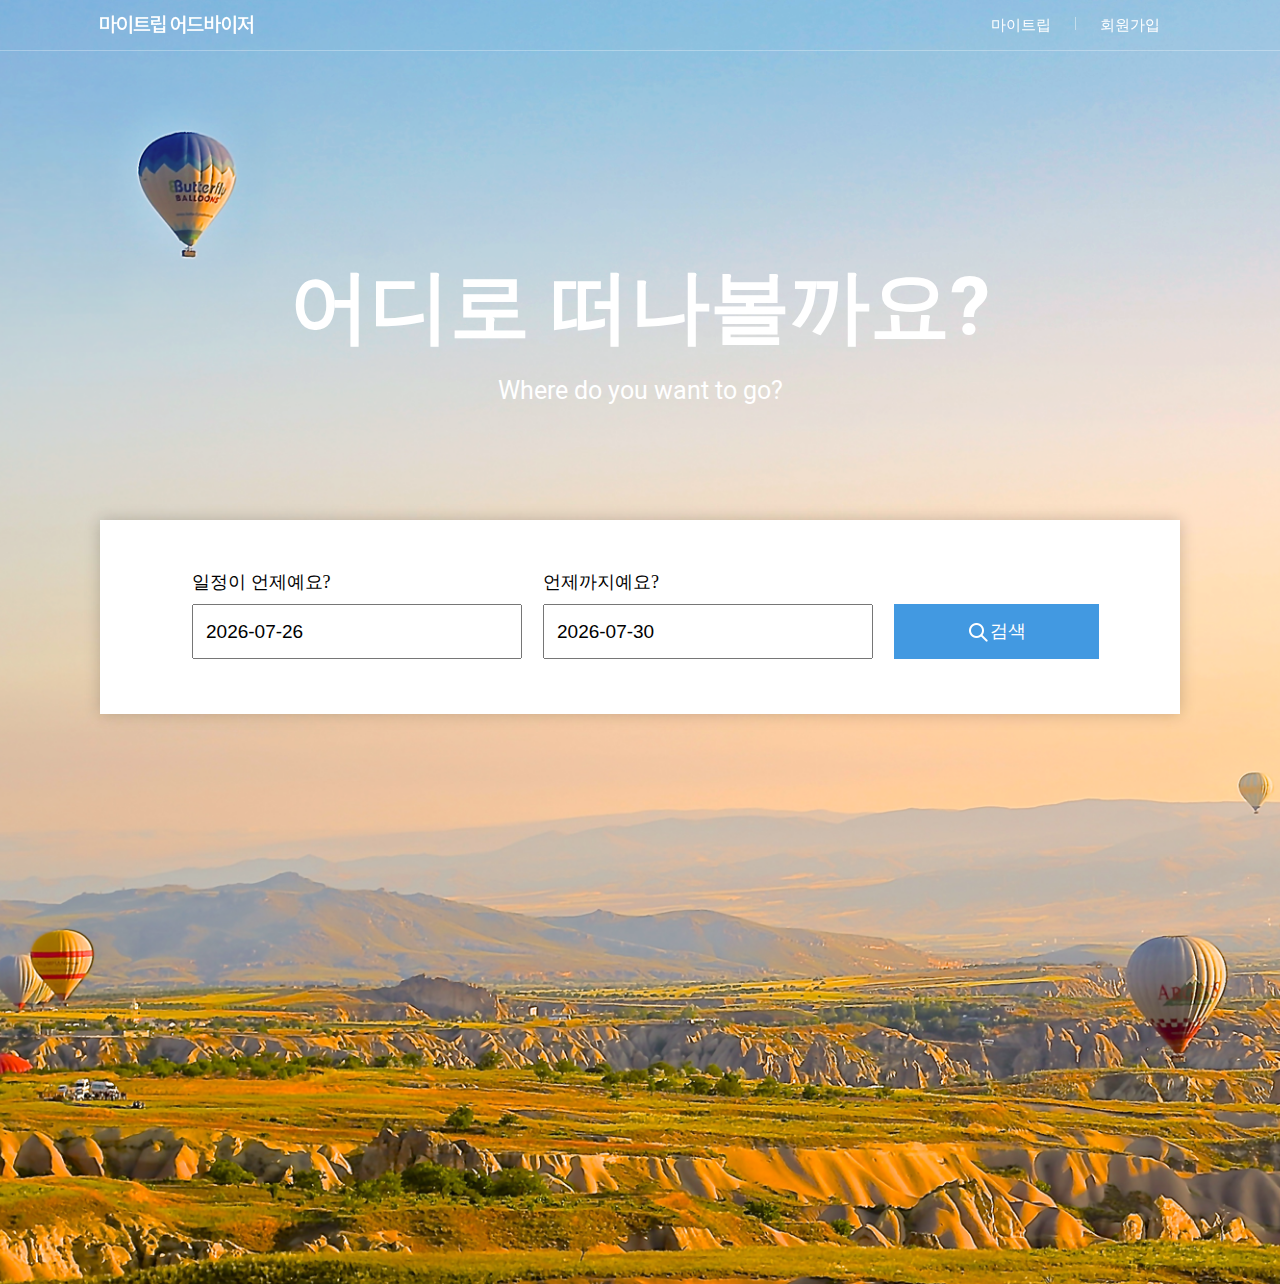
<file: WebContent/index.html>
<!DOCTYPE html>
<html lang="ko">
<head>
<meta charset="UTF-8">
<title>My Trip Advisor</title>
<link rel="stylesheet" href="libs/jquery-ui/jquery-ui.min.css" />
<link rel="stylesheet" href="styles/styles.css" />
<script src="libs/jquery-3.3.1.min.js"></script>
<script src="libs/jquery-ui/jquery-ui.min.js"></script>
<script src="scripts/scripts.js"></script>
</head>
<body>
   <div id="container">
      <div id="header">
         <div>
            <a href="index.html"><span></span></a>
            <div class="menu-items right">
               <a href="mytrip.html">마이트립</a>
               <img src="images/line_maintop_gray.png" /> 
               <a href="register.html">회원가입</a>
            </div>
         </div>
      </div>
      <div id="body">
         <div id="title-text" class="lg-text">어디로 떠나볼까요?</div>
         <div id="title-sub-text" class="md-text">Where do you want to go?</div>
         <div id="search-panel">
            <form id="form-search">
               <div class="panel-block">
                  <label for="from">일정이 언제예요?</label>
                  <div>
                     <input type="text" id="from" readonly />
                  </div>
               </div>
               <div class="panel-block">
                  <label for="to">언제까지예요?</label>
                  <div>
                     <input type="text" id="to" readonly />
                  </div>
               </div>
               <div class="panel-block no margin">
                  <button type="submit" class="btn-search">
                     <img src="images/icon_search_on.png" />검색
                  </button>
               </div>
            </form>
         </div>
         <!-- 목록구현영역 -->
         <div id="list-bg">
            <div id="list-panel"></div>
         </div>
      </div>
      <div id="list-item-template" class="list-item">
         <img class="list-item-image" />
         <div class="list-item-desc">
            <div class="list-item-name"></div>
            <div class="list-item-city">
               <img src="images/icon_list_location.png" />
               <div class="list-item-city-name" />
            </div>
         </div>
      </div>
   </div>
</body>
</html>
<!-- 최종180918 16:12 -->
</file>
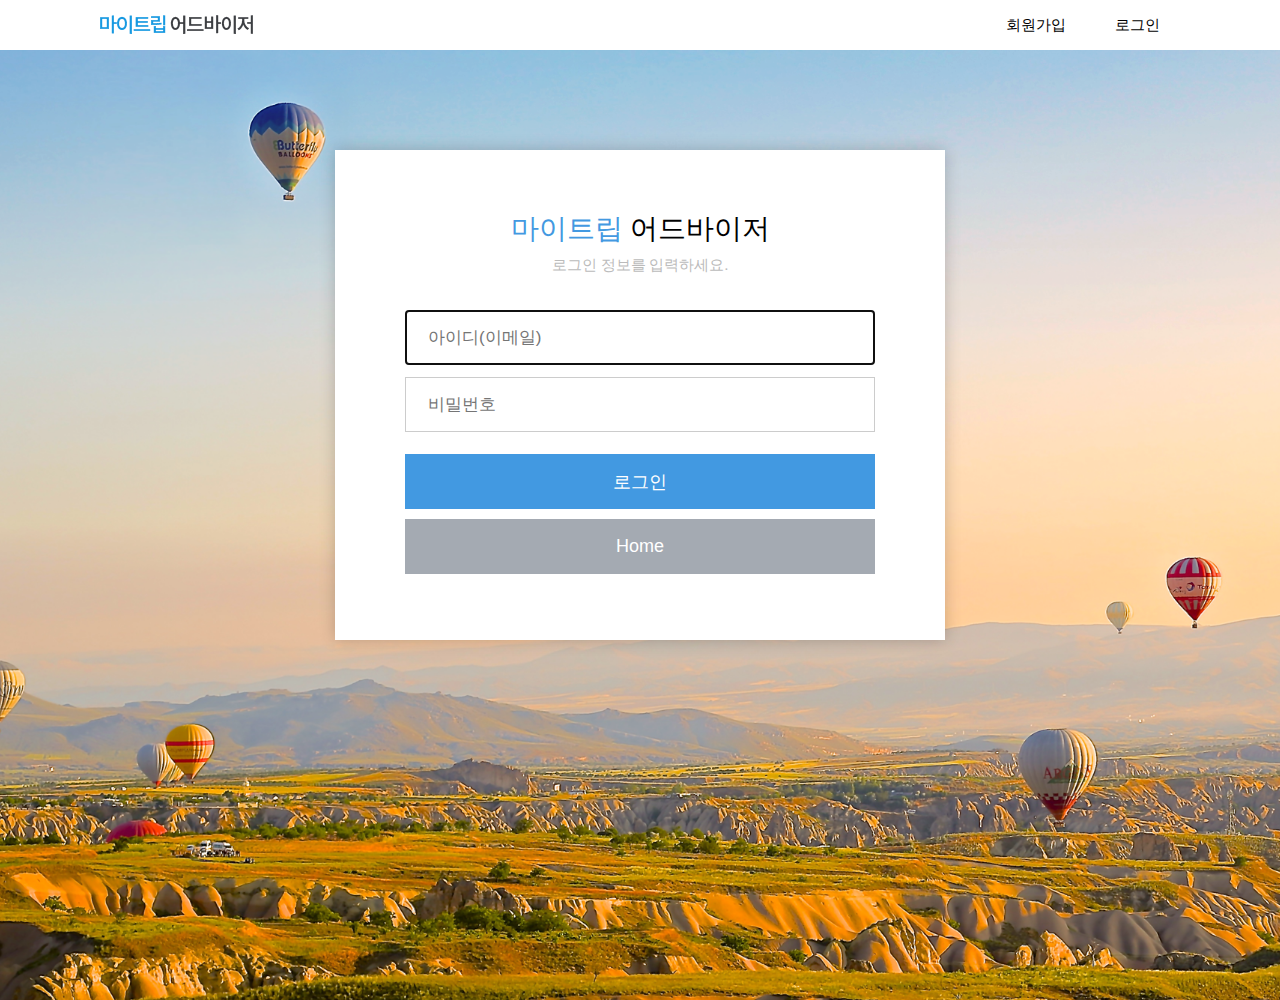
<file: WebContent/login.html>
<!DOCTYPE html>
<html lang="ko">
<head>
<meta charset="UTF-8">
<title>마이트립 어드바이저</title>
<link rel="stylesheet" href="libs/jquery-ui/jquery-ui.min.css" />
<link rel="stylesheet" href="styles/styles.css" />
<script src="libs/jquery-3.3.1.min.js"></script>
<script src="libs/jquery-ui/jquery-ui.min.js"></script>
<script src="scripts/login.js"></script>
</head>
<body class="gray-bg">
   <div id="container">
      <div id="header" class="inverted">
         <div>
            <a href="index.html"><span></span></a>
            <div class="menu-items right">
               <a href="register.html">회원가입</a> 
               <img src="images/line_maintop_gray.png" /> <a href="login.html">로그인</a>
            </div>
         </div>
      </div>
      <div id="body">
         <div class="form-box login-box">
            <div class="inner">
               <div class="title">
                  <span class="blue">마이트립</span> <span class="black">어드바이저</span>
               </div>
               <span class="sub-title">로그인 정보를 입력하세요.</span>
               <form id="form-login">
                  <input id="id" type="text" name="id" placeholder="아이디(이메일)"
                     autofocus />
                  <div class="txt-warning"></div>
                  <input id="password" type="password" name="password"
                     placeholder="비밀번호" />
                  <div class="txt-warning"></div>
                  <button type="submit">로그인</button>
                  <button id="btn-home" type="button">Home</button>
               </form>
            </div>
         </div>
      </div>
   </div>
</body>
</html>
<!-- 최종180918 16:12 -->
</file>
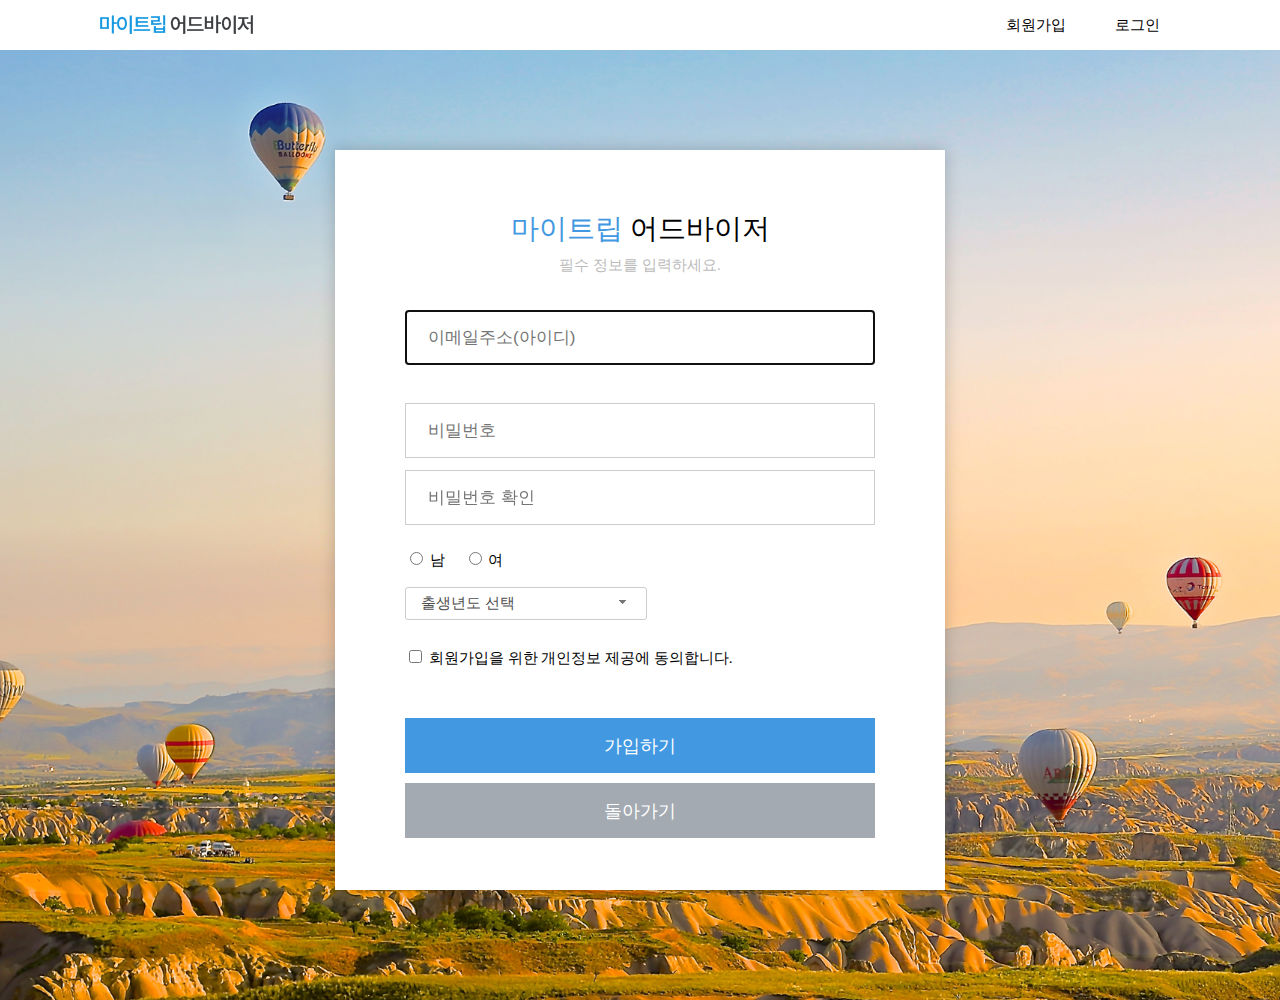
<file: WebContent/register.html>
<!DOCTYPE html>
<html lang="ko">
<head>
<meta charset="UTF-8">
<title>마이트립 어드바이저</title>
<link rel="stylesheet" href="libs/jquery-ui/jquery-ui.min.css" />
<link rel="stylesheet" href="styles/styles.css" />
<script src="libs/jquery-3.3.1.min.js"></script>
<script src="libs/jquery-ui/jquery-ui.min.js"></script>
<script src="scripts/register.js"></script>
</head>
<body class="gray-bg">
   <div id="container">
      <div id="header" class="inverted">
         <div>
            <a href="index.html"><span></span></a>
            <div class="menu-items right">
               <a href="register.html">회원가입</a> <img
                  src="images/line_maintop_gray.png" /> <a href="login.html">로그인</a>
            </div>
         </div>
      </div>
      <div id="body">
         <div class="form-box md-box">
            <div class="inner">
               <div class="title">
                  <span class="blue">마이트립</span> <span class="black">어드바이저</span>
               </div>
               <span class="sub-title">필수 정보를 입력하세요.</span>
               <form id="form-register">
                  <input id="inp-email" type="email" name="email"
                     placeholder="이메일
주소(아이디)" autofocus />
                  <div class="txt-warning"></div>
                  <input id="inp-password" type="password" name="password"
                     placeholder="비밀번호" />
                  <div class="txt-warning"></div>
                  <input id="inp-confirm" type="password" name="confirm"
                     placeholder="비밀번호 확인" />
                  <div class="txt-warning"></div>
                  <div class="div-gender">
                     <input id="inp-male" type="radio" name="gender" value="m" /> <label
                        for="inp-male">남</label> <input id="inp-female" type="radio"
                        name="gender" value="f" /> <label for="inp-female">여</label> <span
                        class="txt-warning right"></span>
                  </div>
                  <div class="div-birth">
                     <select id="sel-birth">
                        <option value="">출생년도 선택</option>
                     </select> <span class="txt-warning right"></span>
                  </div>
                  <div class="div-accept">
                     <input id="inp-accept" type="checkbox" value="accept" /> <label
                        for="inp-accept">회원가입을 위한 개인정보 제공에 동의합니다.</label> <span
                        class="txt-warning right"></span>
                  </div>
                  <button id="btn-submit" type="submit">가입하기</button>
                  <button id="btn-back" type="button">돌아가기</button>
               </form>
            </div>
         </div>
      </div>
   </div>
</body>
</html>
<!-- 최종180918 16:12 -->
</file>
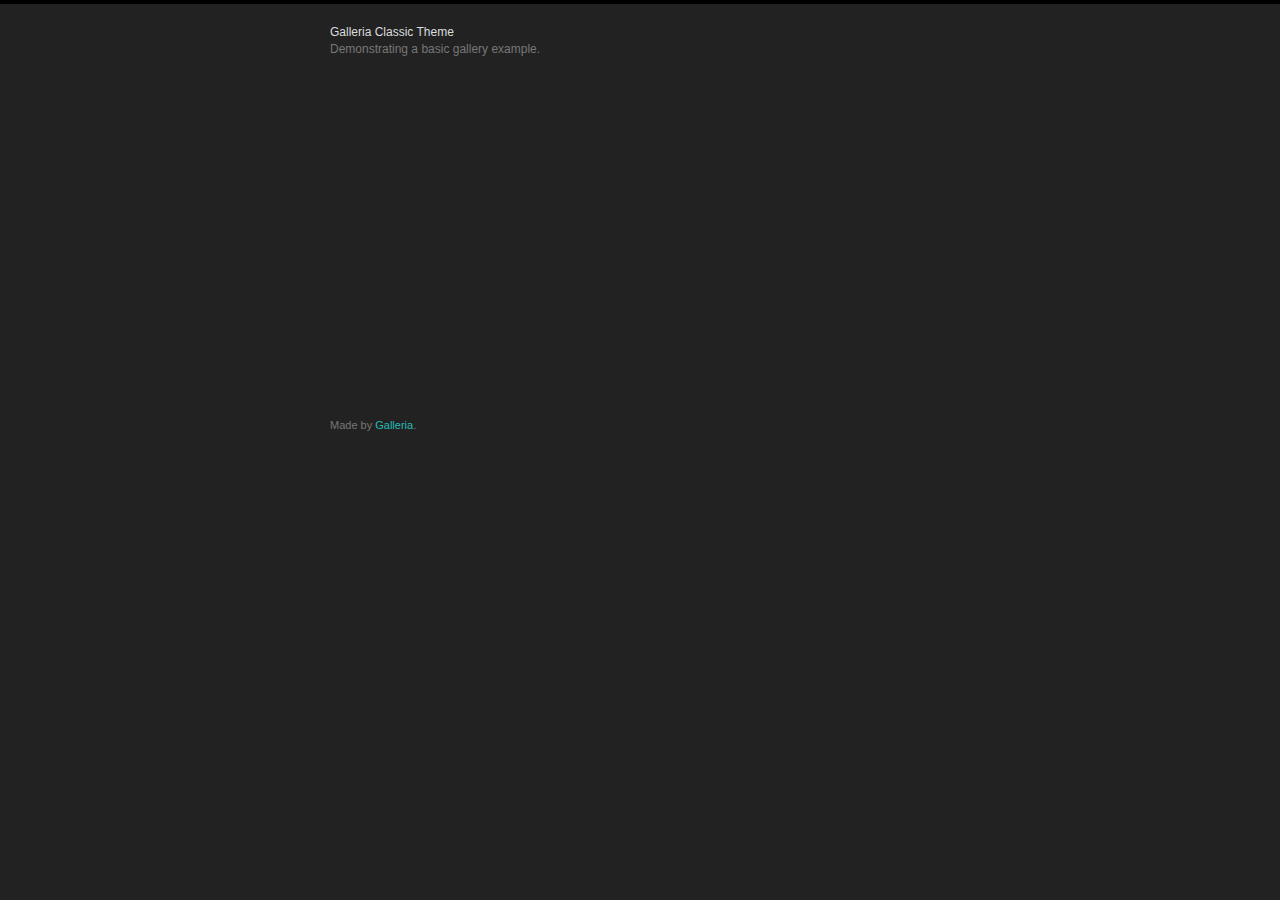
<file: WebContent/libs/galleria/themes/classic/classic-demo.html>
<!DOCTYPE html>
<html lang="en">
    <head>
        <meta charset="utf-8">
        <title>Galleria Classic Theme</title>
        <style>

            /* Demo styles */
            html,body{background:#222;margin:0;}
            body{border-top:4px solid #000;}
            .content{color:#777;font:12px/1.4 "helvetica neue",arial,sans-serif;width:620px;margin:20px auto;}
            h1{font-size:12px;font-weight:normal;color:#ddd;margin:0;}
            p{margin:0 0 20px}
            a {color:#22BCB9;text-decoration:none;}
            .cred{margin-top:20px;font-size:11px;}

            /* This rule is read by Galleria to define the gallery height: */
            #galleria{height:320px}

        </style>

        <!-- load jQuery -->
        <!-- <script src="http://ajax.googleapis.com/ajax/libs/jquery/3.1.1/jquery.js"></script> -->
        <script src="http://ajax.googleapis.com/ajax/libs/jquery/2.2.4/jquery.js"></script>

        <!-- load Galleria -->
        <script src="../../galleria-1.5.7.min.js"></script>

    </head>
<body>
    <div class="content">
        <h1>Galleria Classic Theme</h1>
        <p>Demonstrating a basic gallery example.</p>

        <!-- Adding gallery images. We use resized thumbnails here for better performance, but it’s not necessary -->

        <div id="galleria">
            <a href="http://upload.wikimedia.org/wikipedia/commons/thumb/a/a2/Biandintz_eta_zaldiak_-_modified2.jpg/800px-Biandintz_eta_zaldiak_-_modified2.jpg">
                <img 
                    src="http://upload.wikimedia.org/wikipedia/commons/thumb/a/a2/Biandintz_eta_zaldiak_-_modified2.jpg/100px-Biandintz_eta_zaldiak_-_modified2.jpg",
                    data-big="http://upload.wikimedia.org/wikipedia/commons/thumb/a/a2/Biandintz_eta_zaldiak_-_modified2.jpg/1280px-Biandintz_eta_zaldiak_-_modified2.jpg"
                    data-title="Biandintz eta zaldiak"
                    data-description="Horses on Bianditz mountain, in Navarre, Spain."
                >
            </a>
            <a href="http://upload.wikimedia.org/wikipedia/commons/thumb/6/6c/Athabasca_Rail_at_Brule_Lake.jpg/800px-Athabasca_Rail_at_Brule_Lake.jpg">
                <img 
                    src="http://upload.wikimedia.org/wikipedia/commons/thumb/6/6c/Athabasca_Rail_at_Brule_Lake.jpg/100px-Athabasca_Rail_at_Brule_Lake.jpg",
                    data-big="http://upload.wikimedia.org/wikipedia/commons/thumb/6/6c/Athabasca_Rail_at_Brule_Lake.jpg/1280px-Athabasca_Rail_at_Brule_Lake.jpg"
                    data-title="Athabasca Rail"
                    data-description="The Athabasca River railroad track at the mouth of Brulé Lake in Alberta, Canada."
                >
            </a>
            <a href="http://upload.wikimedia.org/wikipedia/commons/thumb/1/1f/Back-scattering_crepuscular_rays_panorama_1.jpg/1280px-Back-scattering_crepuscular_rays_panorama_1.jpg">
                <img 
                    src="http://upload.wikimedia.org/wikipedia/commons/thumb/1/1f/Back-scattering_crepuscular_rays_panorama_1.jpg/100px-Back-scattering_crepuscular_rays_panorama_1.jpg",
                    data-big="http://upload.wikimedia.org/wikipedia/commons/thumb/1/1f/Back-scattering_crepuscular_rays_panorama_1.jpg/1400px-Back-scattering_crepuscular_rays_panorama_1.jpg"
                    data-title="Back-scattering crepuscular rays"
                    data-description="Picture of the day on Wikimedia Commons 26 September 2010."
                >
            </a>
            <a href="http://upload.wikimedia.org/wikipedia/commons/thumb/7/75/Interior_convento_3.jpg/800px-Interior_convento_3.jpg">
                <img 
                    src="http://upload.wikimedia.org/wikipedia/commons/thumb/7/75/Interior_convento_3.jpg/120px-Interior_convento_3.jpg",
                    data-big="http://upload.wikimedia.org/wikipedia/commons/thumb/7/75/Interior_convento_3.jpg/1400px-Interior_convento_3.jpg"
                    data-title="Interior convento"
                    data-description="Interior view of Yuriria Convent, founded in 1550."
                >
            </a>
            <a href="http://upload.wikimedia.org/wikipedia/commons/thumb/6/6b/Oxbow_Bend_outlook_in_the_Grand_Teton_National_Park.jpg/800px-Oxbow_Bend_outlook_in_the_Grand_Teton_National_Park.jpg">
                <img 
                    src="http://upload.wikimedia.org/wikipedia/commons/thumb/6/6b/Oxbow_Bend_outlook_in_the_Grand_Teton_National_Park.jpg/100px-Oxbow_Bend_outlook_in_the_Grand_Teton_National_Park.jpg",
                    data-big="http://upload.wikimedia.org/wikipedia/commons/thumb/6/6b/Oxbow_Bend_outlook_in_the_Grand_Teton_National_Park.jpg/1280px-Oxbow_Bend_outlook_in_the_Grand_Teton_National_Park.jpg"
                    data-title="Oxbow Bend outlook"
                    data-description="View over the Snake River to the Mount Moran with the Skillet Glacier."
                >
            </a>
            <a href="http://upload.wikimedia.org/wikipedia/commons/thumb/c/c9/Hazy_blue_hour_in_Grand_Canyon.JPG/800px-Hazy_blue_hour_in_Grand_Canyon.JPG">
                <img 
                    src="http://upload.wikimedia.org/wikipedia/commons/thumb/c/c9/Hazy_blue_hour_in_Grand_Canyon.JPG/100px-Hazy_blue_hour_in_Grand_Canyon.JPG",
                    data-big="http://upload.wikimedia.org/wikipedia/commons/thumb/c/c9/Hazy_blue_hour_in_Grand_Canyon.JPG/1280px-Hazy_blue_hour_in_Grand_Canyon.JPG"
                    data-title="Hazy blue hour"
                    data-description="Hazy blue hour in Grand Canyon. View from the South Rim."
                >
            </a>
            <a href="http://upload.wikimedia.org/wikipedia/commons/thumb/f/f4/2909_vallon_moy_res.jpg/800px-2909_vallon_moy_res.jpg">
                <img 
                    src="http://upload.wikimedia.org/wikipedia/commons/thumb/f/f4/2909_vallon_moy_res.jpg/100px-2909_vallon_moy_res.jpg",
                    data-big="http://upload.wikimedia.org/wikipedia/commons/thumb/f/f4/2909_vallon_moy_res.jpg/1280px-2909_vallon_moy_res.jpg"
                    data-title="Haute Severaisse valley"
                    data-description="View of Haute Severaisse valley and surrounding summits from the slopes of Les Vernets."
                >
            </a>
            <a href="http://upload.wikimedia.org/wikipedia/commons/thumb/4/46/Bohinjsko_jezero_2.jpg/800px-Bohinjsko_jezero_2.jpg">
                <img 
                    src="http://upload.wikimedia.org/wikipedia/commons/thumb/4/46/Bohinjsko_jezero_2.jpg/100px-Bohinjsko_jezero_2.jpg",
                    data-big="http://upload.wikimedia.org/wikipedia/commons/thumb/4/46/Bohinjsko_jezero_2.jpg/1280px-Bohinjsko_jezero_2.jpg"
                    data-title="Bohinj lake"
                    data-description="Bohinj lake (Triglav National Park, Slovenia) in the morning."
                >
            </a>
            <a href="http://upload.wikimedia.org/wikipedia/commons/thumb/3/32/Bowling_Balls_Beach_2_edit.jpg/800px-Bowling_Balls_Beach_2_edit.jpg">
                <img 
                    src="http://upload.wikimedia.org/wikipedia/commons/thumb/3/32/Bowling_Balls_Beach_2_edit.jpg/100px-Bowling_Balls_Beach_2_edit.jpg",
                    data-big="http://upload.wikimedia.org/wikipedia/commons/thumb/3/32/Bowling_Balls_Beach_2_edit.jpg/1280px-Bowling_Balls_Beach_2_edit.jpg"
                    data-title="Bowling Balls"
                    data-description="Mendocino county, California, USA."
                >
            </a>
            <a href="https://vimeo.com/25750735">
                <span class="video">Works for vimeo too.</span>
            </a>
            <a href="https://www.youtube.com/watch?v=GOD-RyVB-3Q">
                <span class="video">Works for youtube too.</span>
            </a>

        </div>
        <p class="cred">Made by <a href="http://galleria.io">Galleria</a>.</p>
    </div>

    <script>
    $(function() {
        // Load the classic theme
        Galleria.loadTheme('galleria.classic.min.js');

        // Initialize Galleria
        Galleria.run('#galleria');
    });
    </script>
    </body>
</html>
</file>
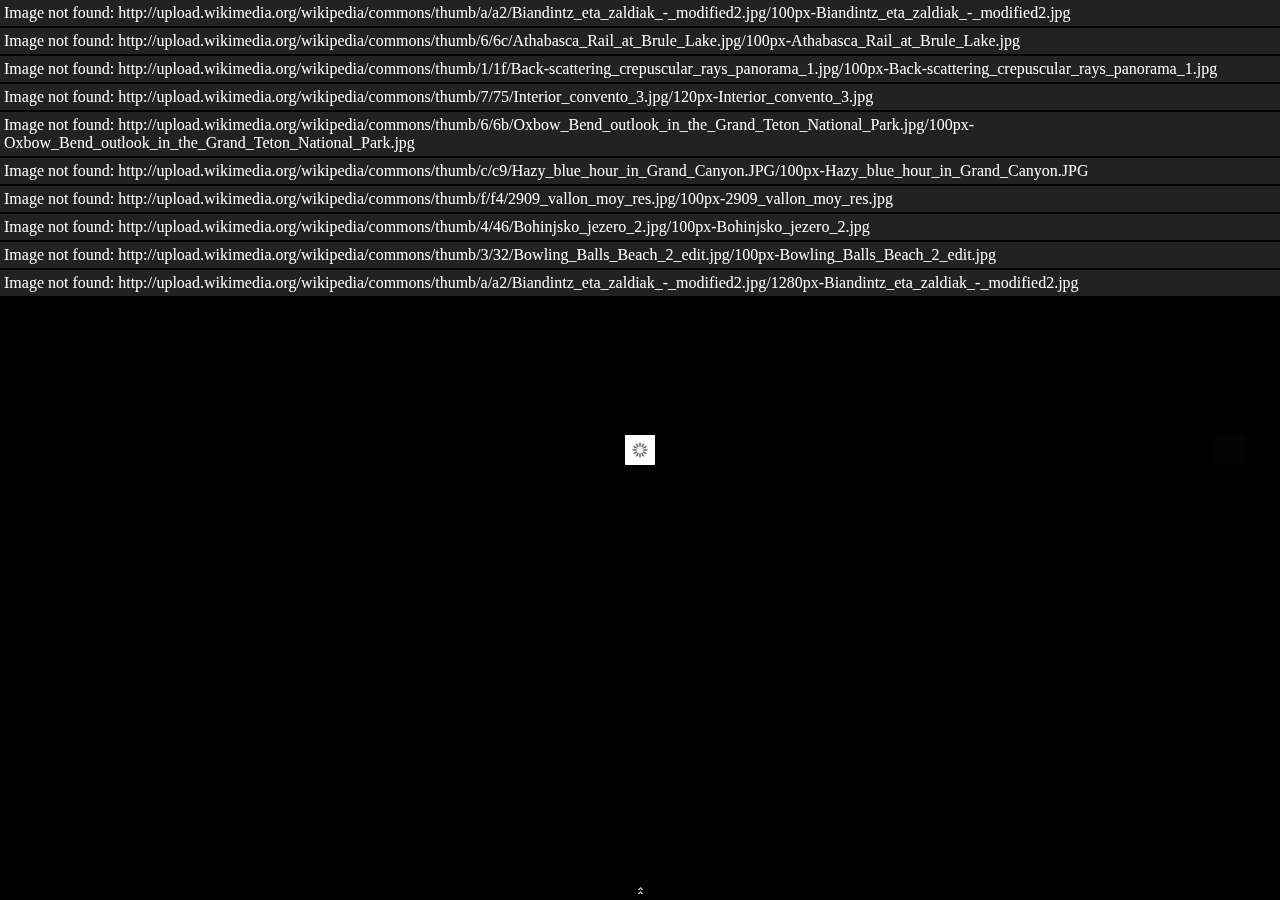
<file: WebContent/libs/galleria/themes/fullscreen/fullscreen-demo.html>
<!DOCTYPE html>
<html lang="sv">
    <head>
        <meta charset="utf-8">
        <meta name="viewport" content="width=device-width,initial-scale=0.5,user-scalable=no">
        <title>Galleria Fullscreen Theme Demo</title>

        <!-- load jQuery -->
        <!-- <script src="http://ajax.googleapis.com/ajax/libs/jquery/3.1.1/jquery.js"></script> -->
        <script src="http://ajax.googleapis.com/ajax/libs/jquery/2.2.4/jquery.js"></script>

        <!-- load Galleria -->
        <script src="../../galleria-1.5.7.min.js"></script>

        <style>
        body{background:#000;}
        </style>

    </head>
<body>
    <div class="galleria">
        <a href="http://upload.wikimedia.org/wikipedia/commons/thumb/a/a2/Biandintz_eta_zaldiak_-_modified2.jpg/800px-Biandintz_eta_zaldiak_-_modified2.jpg">
            <img 
                src="http://upload.wikimedia.org/wikipedia/commons/thumb/a/a2/Biandintz_eta_zaldiak_-_modified2.jpg/100px-Biandintz_eta_zaldiak_-_modified2.jpg",
                data-big="http://upload.wikimedia.org/wikipedia/commons/thumb/a/a2/Biandintz_eta_zaldiak_-_modified2.jpg/1280px-Biandintz_eta_zaldiak_-_modified2.jpg"
                data-title="Biandintz eta zaldiak"
                data-description="Horses on Bianditz mountain, in Navarre, Spain."
            >
        </a>
        <a href="http://upload.wikimedia.org/wikipedia/commons/thumb/6/6c/Athabasca_Rail_at_Brule_Lake.jpg/800px-Athabasca_Rail_at_Brule_Lake.jpg">
            <img 
                src="http://upload.wikimedia.org/wikipedia/commons/thumb/6/6c/Athabasca_Rail_at_Brule_Lake.jpg/100px-Athabasca_Rail_at_Brule_Lake.jpg",
                data-big="http://upload.wikimedia.org/wikipedia/commons/thumb/6/6c/Athabasca_Rail_at_Brule_Lake.jpg/1280px-Athabasca_Rail_at_Brule_Lake.jpg"
                data-title="Athabasca Rail"
                data-description="The Athabasca River railroad track at the mouth of Brulé Lake in Alberta, Canada."
            >
        </a>
        <a href="http://upload.wikimedia.org/wikipedia/commons/thumb/1/1f/Back-scattering_crepuscular_rays_panorama_1.jpg/1280px-Back-scattering_crepuscular_rays_panorama_1.jpg">
            <img 
                src="http://upload.wikimedia.org/wikipedia/commons/thumb/1/1f/Back-scattering_crepuscular_rays_panorama_1.jpg/100px-Back-scattering_crepuscular_rays_panorama_1.jpg",
                data-big="http://upload.wikimedia.org/wikipedia/commons/thumb/1/1f/Back-scattering_crepuscular_rays_panorama_1.jpg/1400px-Back-scattering_crepuscular_rays_panorama_1.jpg"
                data-title="Back-scattering crepuscular rays"
                data-description="Picture of the day on Wikimedia Commons 26 September 2010."
            >
        </a>
        <a href="http://upload.wikimedia.org/wikipedia/commons/thumb/7/75/Interior_convento_3.jpg/800px-Interior_convento_3.jpg">
            <img 
                src="http://upload.wikimedia.org/wikipedia/commons/thumb/7/75/Interior_convento_3.jpg/120px-Interior_convento_3.jpg",
                data-big="http://upload.wikimedia.org/wikipedia/commons/thumb/7/75/Interior_convento_3.jpg/1400px-Interior_convento_3.jpg"
                data-title="Interior convento"
                data-description="Interior view of Yuriria Convent, founded in 1550."
            >
        </a>
        <a href="http://upload.wikimedia.org/wikipedia/commons/thumb/6/6b/Oxbow_Bend_outlook_in_the_Grand_Teton_National_Park.jpg/800px-Oxbow_Bend_outlook_in_the_Grand_Teton_National_Park.jpg">
            <img 
                src="http://upload.wikimedia.org/wikipedia/commons/thumb/6/6b/Oxbow_Bend_outlook_in_the_Grand_Teton_National_Park.jpg/100px-Oxbow_Bend_outlook_in_the_Grand_Teton_National_Park.jpg",
                data-big="http://upload.wikimedia.org/wikipedia/commons/thumb/6/6b/Oxbow_Bend_outlook_in_the_Grand_Teton_National_Park.jpg/1280px-Oxbow_Bend_outlook_in_the_Grand_Teton_National_Park.jpg"
                data-title="Oxbow Bend outlook"
                data-description="View over the Snake River to the Mount Moran with the Skillet Glacier."
            >
        </a>
        <a href="http://upload.wikimedia.org/wikipedia/commons/thumb/c/c9/Hazy_blue_hour_in_Grand_Canyon.JPG/800px-Hazy_blue_hour_in_Grand_Canyon.JPG">
            <img 
                src="http://upload.wikimedia.org/wikipedia/commons/thumb/c/c9/Hazy_blue_hour_in_Grand_Canyon.JPG/100px-Hazy_blue_hour_in_Grand_Canyon.JPG",
                data-big="http://upload.wikimedia.org/wikipedia/commons/thumb/c/c9/Hazy_blue_hour_in_Grand_Canyon.JPG/1280px-Hazy_blue_hour_in_Grand_Canyon.JPG"
                data-title="Hazy blue hour"
                data-description="Hazy blue hour in Grand Canyon. View from the South Rim."
            >
        </a>
        <a href="http://upload.wikimedia.org/wikipedia/commons/thumb/f/f4/2909_vallon_moy_res.jpg/800px-2909_vallon_moy_res.jpg">
            <img 
                src="http://upload.wikimedia.org/wikipedia/commons/thumb/f/f4/2909_vallon_moy_res.jpg/100px-2909_vallon_moy_res.jpg",
                data-big="http://upload.wikimedia.org/wikipedia/commons/thumb/f/f4/2909_vallon_moy_res.jpg/1280px-2909_vallon_moy_res.jpg"
                data-title="Haute Severaisse valley"
                data-description="View of Haute Severaisse valley and surrounding summits from the slopes of Les Vernets."
            >
        </a>
        <a href="http://upload.wikimedia.org/wikipedia/commons/thumb/4/46/Bohinjsko_jezero_2.jpg/800px-Bohinjsko_jezero_2.jpg">
            <img 
                src="http://upload.wikimedia.org/wikipedia/commons/thumb/4/46/Bohinjsko_jezero_2.jpg/100px-Bohinjsko_jezero_2.jpg",
                data-big="http://upload.wikimedia.org/wikipedia/commons/thumb/4/46/Bohinjsko_jezero_2.jpg/1280px-Bohinjsko_jezero_2.jpg"
                data-title="Bohinj lake"
                data-description="Bohinj lake (Triglav National Park, Slovenia) in the morning."
            >
        </a>
        <a href="http://upload.wikimedia.org/wikipedia/commons/thumb/3/32/Bowling_Balls_Beach_2_edit.jpg/800px-Bowling_Balls_Beach_2_edit.jpg">
            <img 
                src="http://upload.wikimedia.org/wikipedia/commons/thumb/3/32/Bowling_Balls_Beach_2_edit.jpg/100px-Bowling_Balls_Beach_2_edit.jpg",
                data-big="http://upload.wikimedia.org/wikipedia/commons/thumb/3/32/Bowling_Balls_Beach_2_edit.jpg/1280px-Bowling_Balls_Beach_2_edit.jpg"
                data-title="Bowling Balls"
                data-description="Mendocino county, California, USA."
            >
        </a>
    </div>
    <script>
    $(function() {
        // Load the Fullscreen theme
        Galleria.loadTheme('galleria.fullscreen.min.js');

        // Initialize Galleria
        Galleria.run('.galleria');
    });
    </script>
    </body>
</html>
</file>
<file: WebContent/styles/styles.css>
@charset "UTF-8";
/* 최종180918 16:12 */

@font-face {
   font-family: 'Heebo';
   src: url('../fonts/Heebo-Regular.ttf') format('truetype');
}

@font-face {
   font-family: 'Heebo';
   src: url('../fonts/Heebo-Bold.ttf') format('truetype');
   font-weight: bold;
}

html, body {
   margin: 0;
   padding: 0;
   width: 100%;
   height: 100%;
}

body {
   min-height: 100%;
}

button:hover {
   cursor: pointer;
}

.blue {
   color: #4399E1;
}

.black {
   color: #000;
}

.ui-datepicker {
   width: 321px;
}

.align-left {
   text-align: left;
}

.right {
   float: right;
}

.lg-text {
   font-family: 'Heebo', sans-serif;
   font-size: 80px;
   font-weight: bold;
   color: #fff;
}

.md-text {
   font-family: 'Heebo', sans-serif;
   font-size: 25px;
   font-weight: normal;
   color: #fff;
}

.no-margin {
   margin: 0;
}

.white-bg {
   background-color: #F5F7F8;
}

.black-bg {
   background-color: rgba(0, 0, 0, 0.6);
}

.gray-bg {
   background-color: #F6F7F7;
}

.form-box {
   position: absolute;
   margin: auto;
   top: 0;
   left: 0;
   right: 0;
   bottom: 0;
}

.sm-box {
   width: 490px;
   height: 420px;
   box-shadow: 0 0 15px 0 rgba(0, 0, 0, 0.2);
   background-color: #fff;
}

.md-box {
   width: 610px;
   height: 740px;
   background-color: #fff;
   box-shadow: 0 0 15px 0 rgba(0, 0, 0, 0.2);
   margin: 150px auto 150px;
}

.form-box .title {
   font-size: 28px;
   text-align: center;
}

.form-box .sub-title {
   display: block;
   margin-top: 8px;
   margin-bottom: 35px;
   font-size: 15px;
   color: #bbb;
   text-align: center;
}

.form-box input[type="text"], .form-box input[type="email"], .form-box input[type="password"]
   {
   display: inline-block;
   box-sizing: border-box;
   border: 1px solid #ccc;
   color: #505050;
   font-size: 17px;
   margin-bottom: 12px;
   padding: 22px;
}

.form-box button {
   display: inline-block;
   color: #fff;
   background-color: #4299E1;
   border: 0;
   font-size: 18px;
   margin-top: 10px;
}

.form-box.sm-box input[type="text"], .form-box.sm-box input[type="email"],
   .form-box.sm-box input[type="password"], .form-box.sm-box button {
   width: 370px;
   height: 55px;
}

.form-box.md-box input[type="text"], .form-box.md-box input[type="email"],
   .form-box.md-box input[type="password"], .form-box.md-box button {
   width: 470px;
   height: 55px;
}

#header {
   position: fixed;
   top: 0;
   left: 0;
   width: 100%;
   height: 50px;
   border-bottom: 1px solid rgba(255, 255, 255, 0.3);
   z-index: 100;
   transition: 0.2s;
}

#header.inverted {
   background-color: #fff;
   border: 0;
}

#header span {
   display: inline-block;
   width: 154px;
   height: 20px;
   background-image: url('../images/image_logo_white.png');
}

#header.inverted span {
   background-image: url('../images/image_logo_color.png');
}

#header>div {
   position: absolute;
   top: 0;
   left: 0;
   right: 0;
   margin-left: auto;
   margin-right: auto;
   width: 1080px;
   height: 100%
}

#header>div>a {
   display: inline-block;
   margin-top: 15px;
}

#header .menu-items a {
   color: #fff;
   font-size: 15px;
   line-height: 50px;
   text-decoration: none;
   margin-left: 20px;
   margin-right: 20px;
}

#header.inverted .menu-items a {
   color: #000;
}

.container {
   width: 100%;
   height: 100%;
   margin: 0;
   padding: 0;
}

/* 메인 */
#body {
   width: 100%;
   height: 100%;
   min-height: 1000px;
   background-image: url('../images/bg_main.png');
   background-position: top center;
   background-repeat: no-repeat;
   background-size: cover;
   background-color: #fff;
   overflow: auto;
}

#title-text {
   padding-top: 250px;
   text-align: center;
}

#title-sub-text {
   margin: 5px auto;
   text-align: center;
}

#search-panel {
   margin: 110px auto 570px;;
   left: 0;
   right: 0;
   width: 1080px;
   background-color: #fff;
   padding: 50px 75px 55px;
   -webkit-box-sizing: border-box;
   -moz-box-sizing: border-box;
   box-sizing: border-box;
   box-shadow: 0 0 15px 0 rgba(0, 0, 0, 0.2);
}

.panel-block {
   display: inline-block;
   margin-left: 17px;
}

.panel-block:last-of-type {
   vertical-align: bottom;
}

#search-panel label {
   display: block;
   color: #000;
   font-size: 18px;
   margin-bottom: 10px;
}

#search-panel input[type="text"] {
   width: 330px;
   height: 55px;
   -webkit-box-sizing: border-box;
   -moz-box-sizing: border-box;
   box-sizing: border-box;
   font-size: 19px;
   padding: 12px;
}

#search-panel .btn-search {
   width: 205px;
   height: 55px;
   background-color: #4299e1;
   border: 0;
   color: #fff;
   font-size: 18px;
}

#search-panel .btn-search img {
   vertical-align: middle;
}

#list-bg {
   display: none;
   background-color: #fff;
   width: 100%;
   height: 100%;
   top: 880px;
   position: absolute;
}

#list-panel {
   position: relative;
   top: 95px;
   left: 0;
   right: 0;
   margin-left: auto;
   margin-right: auto;
   width: 1080px;
   margin-bottom: 100px;
}

#list-item-template {
   display: none;
}

.list-item {
   position: relative;
   display: inline-block;
   width: 344px;
   margin-right: 24px;
   margin-bottom: 22px;
}

.list-item:hover {
   cursor: pointer;
}

.list-item:nth-of-type(3n) {
   margin-right: 0;
}

.list-item-image {
   display: block;
   width: 344px;
   height: 210px;
}

.list-item-desc {
   border: 1px solid #eee;
   border-top: 0;
}

.list-item-name {
   height: 24px;
   padding-left: 13px;
   padding-top: 13px;
   font-size: 17px;
   font-weight: bold;
}

.list-item-city {
   height: 20px;
   padding-bottom: 8px;
   padding-left: 13px;
   line-height: 16px;
}

.list-item-city img {
   display: inline-block;
   vertical-align: middle;
}

.list-item-city-name {
   display: inline-block;
   font-size: 14px;
   vertical-align: middle;
}

#body.detail {
   background: #f6f7f7;
}

.detail-container, .mytrip-container {
   width: 1080px;
   margin-top: 130px;
   margin-bottom: 70px;
   background-color: #fff;
   margin-left: auto;
   margin-right: auto;
   padding: 20px;
}

.detail-header {
   line-height: 20px;
   position: relative;
   padding-top: 7px;
   padding-bottom: 3px;
}

.detail-header img {
   vertical-align: middle;
}

.detail-header .detail-header-name {
   display: inline-block;
   font-size: 18px;
   font-weight: bold;
   vertical-align: middle;
   margin-left: 3px;
}

.detail-header .detail-header-city-name {
   display: inline-block;
   font-size: 15px;
   vertical-align: middle;
   color: #909090;
}

.detail-header button {
   padding: 7px 10px;
   background-color: #4399E0;
   color: #fff;
   font-size: 14px;
   border: 0;
   position: absolute;
   top: 0;
   right: 0;
}

#detail-images {
   max-width: 100%;
   height: 400px;
   background: #000;
   margin-top: 10px;
   margin-bottom: 30px;
}

.detail-desc {
   margin-bottom: 30px;
}

.detail-title {
   font-weight: bold;
   margin-bottom: 8px;
}

.detail-desc .detail-desc-text {
   font-size: 15px;
   color: #757575;
}

.detail-container #map {
   width: 100%;
   height: 300px;
}

/* 마이트립 */
.mytrip-container #map {
   display: inline-block;
   width: 580px;
   height: 500px;
   margin-right: 10px;
}

.mytrip-container #mytrip-list {
   display: inline-block;
   width: 480px;
   height: 500px;
   overflow: auto;
   list-style-type: none;
   margin: 0;
   padding: 0;
}

#mytrip-item-template {
   display: none;
}

.mytrip-container li {
   position: relative;
   margin: 0 3px 10px 3px;
   padding: 15px 20px;
   border: 1px solid #D7DBE2;
   width: 470px;
   height: 60px;
   box-sizing: border-box;
   box-shadow: 2px 2px 7px -3px rgba(0, 0, 0, 0.2);
   background-color: #fff;
}

.mytrip-container span {
   display: inline-block;
   vertical-align: middle;
   height: 30px;
   line-height: 30px;
}

.mytrip-container .item-handle {
   width: 22px;
   height: 18px;
   background-image: url('../images/btn_change.png');
}

.mytrip-container .item-icon {
   width: 13px;
   height: 16px;
   margin-left: 7px;
   background-image: url('../images/icon_list_location.png');
}

.mytrip-container .item-name {
   font-size: 15px;
   font-weight: bold;
   color: #444;
}

.mytrip-container .item-line {
   width: 2px;
   height: 16px;
   margin-left: 5px;
   margin-right: 5px;
   background-image: url('../images/line_location_gray.png');
}

.mytrip-container .item-city-name {
   font-size: 13px;
   color: #909090;
}

.mytrip-container .item-remove {
   position: absolute;
   width: 16px;
   height: 16px;
   right: 20px;
   top: 21px;
   background-image: url('../images/btn_close.png');
}

/* 회원가입 */
.form-box .inner {
   padding: 60px 70px;
}

#form-register {
   font-size: 15px;
}

#inp-password {
   margin-top: 26px;
}

.div-gender {
   margin-top: 12px;
}

.div-gender .txt-warning {
   margin-top: 2px;
}

#inp-female {
   margin-left: 20px;
}

.div-birth {
   margin-top: 17px;
}

.div-birth .txt-warning {
   margin-top: 10px;
}

#inp-accept {
   margin-top: 30px;
}

#btn-submit {
   margin-top: 50px;
}

.overflow {
   height: 200px;
}

#btn-back {
   background-color: #A4AAB2;
}

.ui-selectmenu-text {
   color: #505050;
   font-weight: 400;
}

.ui-state-active, .ui-widget-content .ui-state-active {
   color: #000;
}

#sel-birth-button {
   background: #fff;
   border: 1px solid #ccc;
}

.div-accept .txt-warning {
   margin-top: 27px;
}

.txt-warning {
   display: none;
   font-size: 13px;
   color: red;
   margin-top: -5px;
}

/* 로그인 */
#btn-home {
   background-color: #A4AAB2;
}
.form-box.login-box input[type="text"],
.form-box.login-box input[type="password"],
.form-box.login-box button {
   width: 470px;
   height: 55px;
}

.login-box {
   width: 610px;
   height: 490px;
   background-color: #fff;
   box-shadow: 0 0 15px 0 rgba(0, 0, 0, 0.2);
   margin: 150px auto 150px;
}
</file>
